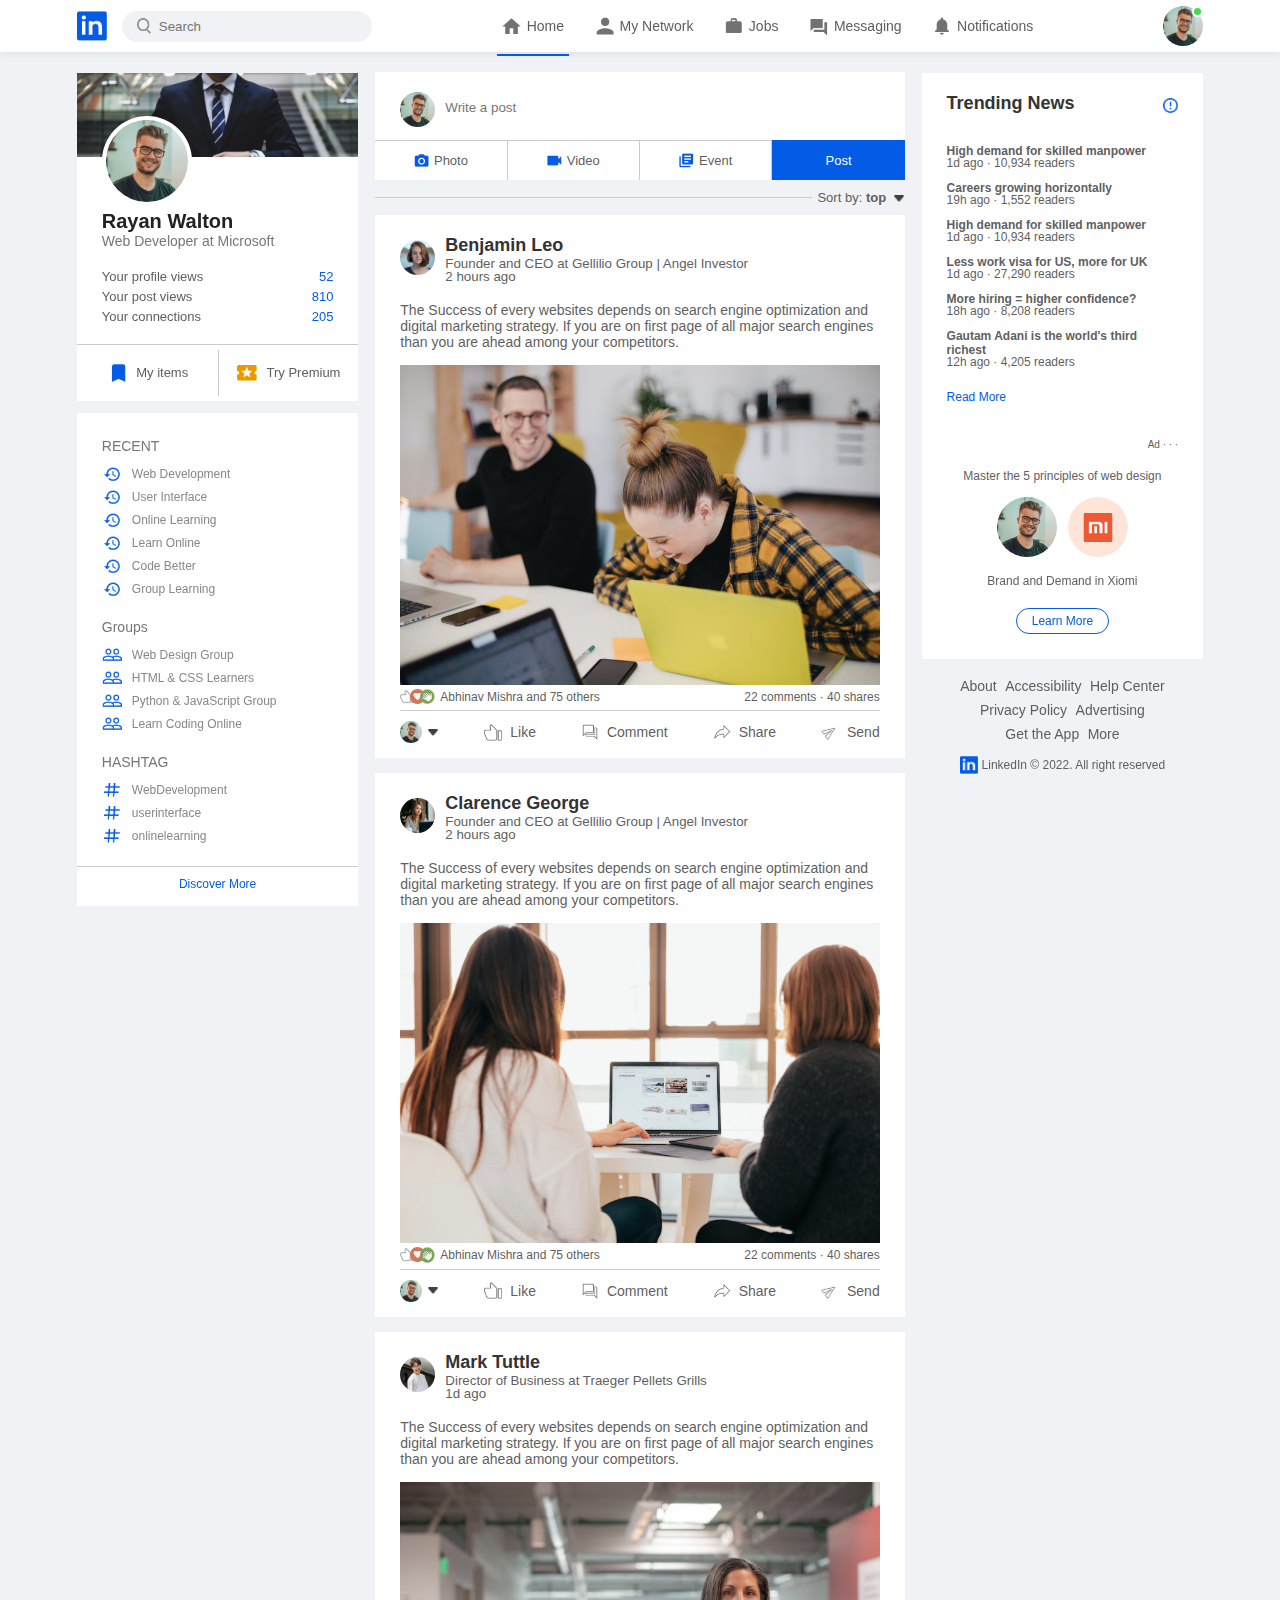
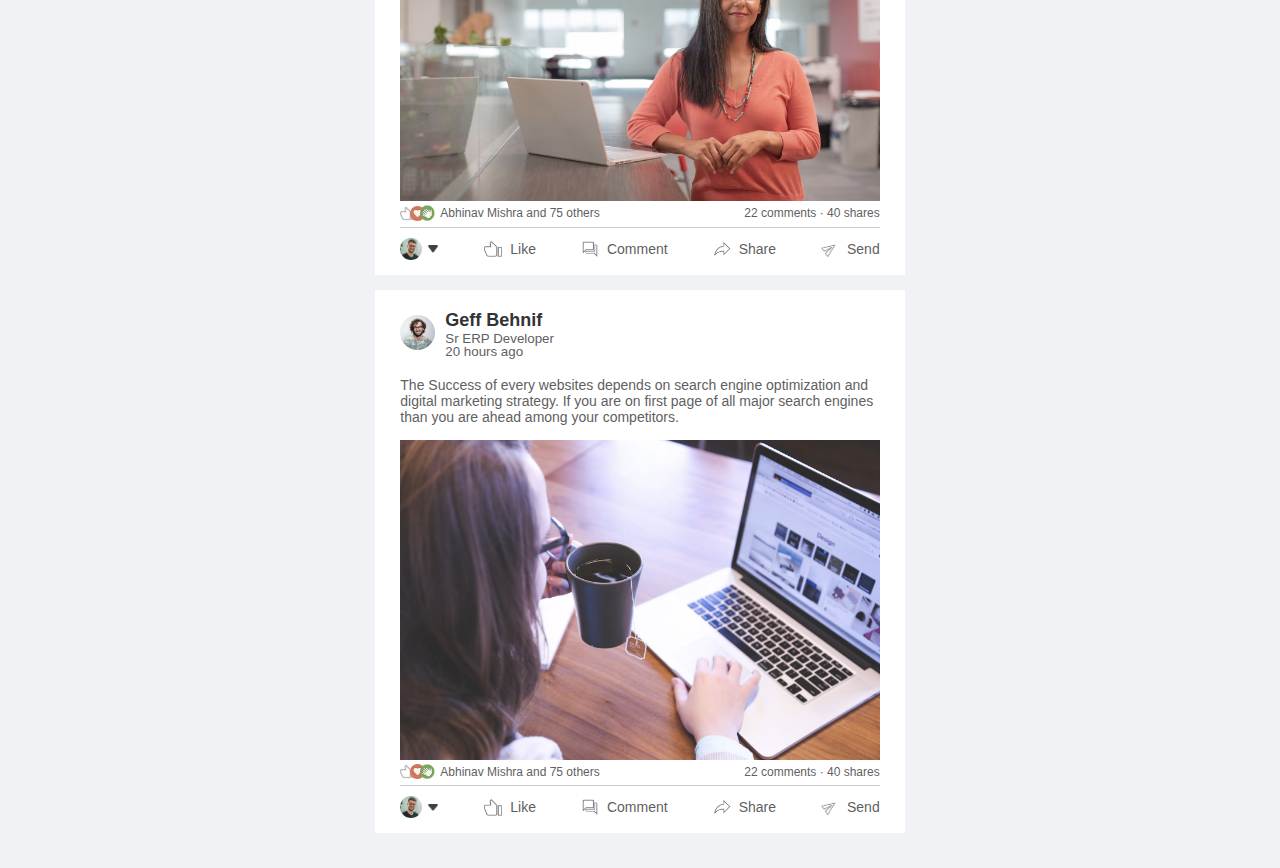
<file: LinkedIn/index.html>
<!DOCTYPE html>
<html lang="en">
<head>
  <meta charset="UTF-8">
  <meta name="viewport" content="width=device-width, initial-scale=1.0">
  <title>LinkedIn</title>
  <link rel="stylesheet" href="style.css" class="css">
</head>
<body>
  <nav class="navbar">

    <div class="navbar-left">
      <a href="index.html" class="logo"><img src="assets/images/logo.png"></a>
      <div class="search-box">
        <img src="assets/images/search.png">
        <input type="text" placeholder="Search">
      </div>


    </div>
    <div class="navbar-center">
      <ul>
        <li><a href="index.html" class="active-link"><img src="assets/images/home.png"><span>Home</span></a></li>
        <li><a href="#"><img src="assets/images/network.png"><span>My Network</span></a></li>
        <li><a href="#"><img src="assets/images/jobs.png"><span>Jobs</span></a></li>
        <li><a href="#"><img src="assets/images/message.png"><span>Messaging</span></a></li>
        <li><a href="#"><img src="assets/images/notification.png"><span>Notifications</span></a></li>
      </ul>
    </div>
    <div class="navbar-right">
      <div class="online">
        <img src="assets/images/user-1.png" class="nav-profile-img" onclick="toggleMenu()">
      </div>
    </div>

    <!-- --------------------- profile drop down menu ------------  -->
    <div class="profile-menu-wrap" id="profileMenu">
      <div class="profile-menu">
        <div class="user-info">
          <img src="assets/images/user-1.png">
          <div>
            <h3>Rayan Walton</h3>
            <a href="profile.html">See your profile</a>
          </div>
        </div>
        <hr>
        <a href="#" class="profile-menu-link">
          <img src="assets/images/feedback.png">
          <p>Give Feedback</p>
          <span>></span>
        </a>

      <a href="#" class="profile-menu-link">
        <img src="assets/images/setting.png">
        <p>Setting & Privacy</p>
        <span>></span>
      </a>

    <a href="#" class="profile-menu-link">
      <img src="assets/images/help.png">
      <p>Help & Support</p>
      <span>></span>
    </a>

    <a href="#" class="profile-menu-link">
      <img src="assets/images/display.png">
      <p>Display & Accessibility</p>
      <span>></span>
    </a>
    <a href="#" class="profile-menu-link">
      <img src="assets/images/logout.png">
      <p>Logout</p>
      <span>></span>
    </a>


      </div>
    </div>

  </nav>
  <!-- ----------------- Navbar close here----------------- -->

  <div class="container">

    <!-- ---------------------left sidebar------------------------- -->
    <div class="left-sidebar">
      <div class="sidebar-profile-box">
        <img src="assets/images/cover-pic.png" width="100%">
        <div class="sidebar-profile-info">
          <img src="assets/images/user-1.png">
          <h1>Rayan Walton</h1>
          <h3>Web Developer at Microsoft</h3>
          <ul>
            <li>Your profile views<span>52</span></li>
            <li>Your post views<span>810</span></li>
            <li>Your connections<span>205</span></li>
          </ul>
        </div>
        <div class="sidebar-profile-link">
          <a href="#"><img src="assets/images/items.png">My items</a>
          <a href="#"><img src="assets/images/premium.png">Try Premium</a>
        </div>
      </div>

      <div class="sidebar-activity" id="sidebarActivity">
        <h3>RECENT</h3>
        <a href="#"><img src="assets/images/recent.png">Web Development</a>
        <a href="#"><img src="assets/images/recent.png">User Interface</a>
        <a href="#"><img src="assets/images/recent.png">Online Learning</a>
        <a href="#"><img src="assets/images/recent.png">Learn Online</a>
        <a href="#"><img src="assets/images/recent.png">Code Better</a>
        <a href="#"><img src="assets/images/recent.png">Group Learning</a>
        <h3>Groups</h3>
        <a href="#"><img src="assets/images/group.png">Web Design Group</a>
        <a href="#"><img src="assets/images/group.png">HTML & CSS Learners</a>
        <a href="#"><img src="assets/images/group.png">Python & JavaScript Group</a>
        <a href="#"><img src="assets/images/group.png">Learn Coding Online</a>
        <h3>HASHTAG</h3>
        <a href="#"><img src="assets/images/hashtag.png">WebDevelopment</a>
        <a href="#"><img src="assets/images/hashtag.png">userinterface</a>
        <a href="#"><img src="assets/images/hashtag.png">onlinelearning</a>
        <div class="discover-more-link">
          <a href="#">Discover More</a>
        </div>
      </div>

      <p id="showMoreLink" onclick="toggleActivity()">Show more <b>+</b></p>

    </div>

    <!-- --------------------------- main content -------------------------- -->
    <div class="main-content">
      <div class="create-post">
        <div class="create-post-input">
          <img src="assets/images/user-1.png">
          <textarea rows="2" placeholder="Write a post"></textarea>
        </div>
        <div class="create-post-links">
          <li><img src="assets/images/photo.png">Photo</li>
          <li><img src="assets/images/video.png">Video</li>
          <li><img src="assets/images/event.png">Event</li>
          <li>Post</li>
        </div>
      </div>


      <div class="sort-by">
        <hr>
        <p>Sort by: <span>top <img src="assets/images/down-arrow.png"></span></p>
      </div>

      <div class="post">
        <div class="post-author">
          <img src="assets/images/user-3.png">
          <div>
            <h1>Benjamin Leo</h1>
            <small>Founder and CEO at Gellilio Group | Angel Investor</small>
            <small>2 hours ago</small>
          </div>
        </div>
        <p>The Success of every websites depends on search engine optimization and digital marketing strategy. If you are on first page of all major search engines than you are ahead among your competitors.</p>
        <img src="assets/images/post-image-1.png" width="100%">

        <div class="post-stats">
          <div>
            <img src="assets/images/thumbsup.png">
            <img src="assets/images/love.png">
            <img src="assets/images/clap.png">
            <span class="liked-user">Abhinav Mishra and 75 others</span>
          </div>
          <div>
            <span>22 comments &middot; 40 shares</span>
          </div>
        </div>
        <div class="post-activity">
          <div>
            <img src="assets/images/user-1.png" class="post-activity-user-icon">
            <img src="assets/images/down-arrow.png" class="post-activity-arrow-icon">
          </div>
          <div class="post-activity-link">
            <img src="assets/images/like.png">
            <span>Like</span>
          </div>

          <div class="post-activity-link">
            <img src="assets/images/comment.png">
            <span>Comment</span>
          </div>


          <div class="post-activity-link">
            <img src="assets/images/share.png">
            <span>Share</span>
          </div>

          <div class="post-activity-link">
            <img src="assets/images/send.png">
            <span>Send</span>
          </div>
        </div>
      </div>

      <div class="post">
        <div class="post-author">
          <img src="assets/images/user-4.png">
          <div>
            <h1>Clarence George</h1>
            <small>Founder and CEO at Gellilio Group | Angel Investor</small>
            <small>2 hours ago</small>
          </div>
        </div>
        <p>The Success of every websites depends on search engine optimization and digital marketing strategy. If you are on first page of all major search engines than you are ahead among your competitors.</p>
        <img src="assets/images/post-image-2.png" width="100%">

        <div class="post-stats">
          <div>
            <img src="assets/images/thumbsup.png">
            <img src="assets/images/love.png">
            <img src="assets/images/clap.png">
            <span class="liked-user">Abhinav Mishra and 75 others</span>
          </div>
          <div>
            <span>22 comments &middot; 40 shares</span>
          </div>
        </div>
        <div class="post-activity">
          <div>
            <img src="assets/images/user-1.png" class="post-activity-user-icon">
            <img src="assets/images/down-arrow.png" class="post-activity-arrow-icon">
          </div>
          <div class="post-activity-link">
            <img src="assets/images/like.png">
            <span>Like</span>
          </div>

          <div class="post-activity-link">
            <img src="assets/images/comment.png">
            <span>Comment</span>
          </div>


          <div class="post-activity-link">
            <img src="assets/images/share.png">
            <span>Share</span>
          </div>

          <div class="post-activity-link">
            <img src="assets/images/send.png">
            <span>Send</span>
          </div>
        </div>
      </div>


      <div class="post">
        <div class="post-author">
          <img src="assets/images/user-5.png">
          <div>
            <h1>Mark Tuttle</h1>
            <small>Director of Business at Traeger Pellets Grills</small>
            <small>1d  ago</small>
          </div>
        </div>
        <p>The Success of every websites depends on search engine optimization and digital marketing strategy. If you are on first page of all major search engines than you are ahead among your competitors.</p>
        <img src="assets/images/post-image-3.png" width="100%">

        <div class="post-stats">
          <div>
            <img src="assets/images/thumbsup.png">
            <img src="assets/images/love.png">
            <img src="assets/images/clap.png">
            <span class="liked-user">Abhinav Mishra and 75 others</span>
          </div>
          <div>
            <span>22 comments &middot; 40 shares</span>
          </div>
        </div>
        <div class="post-activity">
          <div>
            <img src="assets/images/user-1.png" class="post-activity-user-icon">
            <img src="assets/images/down-arrow.png" class="post-activity-arrow-icon">
          </div>
          <div class="post-activity-link">
            <img src="assets/images/like.png">
            <span>Like</span>
          </div>

          <div class="post-activity-link">
            <img src="assets/images/comment.png">
            <span>Comment</span>
          </div>


          <div class="post-activity-link">
            <img src="assets/images/share.png">
            <span>Share</span>
          </div>

          <div class="post-activity-link">
            <img src="assets/images/send.png">
            <span>Send</span>
          </div>
        </div>
      </div>

      <div class="post">
        <div class="post-author">
          <img src="assets/images/user-2.png">
          <div>
            <h1>Geff Behnif</h1>
            <small>Sr ERP Developer</small>
            <small>20 hours ago</small>
          </div>
        </div>
        <p>The Success of every websites depends on search engine optimization and digital marketing strategy. If you are on first page of all major search engines than you are ahead among your competitors.</p>
        <img src="assets/images/post-image-4.png" width="100%">

        <div class="post-stats">
          <div>
            <img src="assets/images/thumbsup.png">
            <img src="assets/images/love.png">
            <img src="assets/images/clap.png">
            <span class="liked-user">Abhinav Mishra and 75 others</span>
          </div>
          <div>
            <span>22 comments &middot; 40 shares</span>
          </div>
        </div>
        <div class="post-activity">
          <div>
            <img src="assets/images/user-1.png" class="post-activity-user-icon">
            <img src="assets/images/down-arrow.png" class="post-activity-arrow-icon">
          </div>
          <div class="post-activity-link">
            <img src="assets/images/like.png">
            <span>Like</span>
          </div>

          <div class="post-activity-link">
            <img src="assets/images/comment.png">
            <span>Comment</span>
          </div>


          <div class="post-activity-link">
            <img src="assets/images/share.png">
            <span>Share</span>
          </div>

          <div class="post-activity-link">
            <img src="assets/images/send.png">
            <span>Send</span>
          </div>
        </div>
      </div>


    </div>

    <!-- ------------------------------------ right sidebar -------------------------  -->
    <div class="right-sidebar">
      <div class="sidebar-news">
        <img src="assets/images/more.png" class="info-icon">
        <h3>Trending News</h3>
        <a href="#">High demand for skilled manpower</a>
        <span>1d ago &middot; 10,934 readers</span>

        <a href="#">Careers growing horizontally</a>
        <span>19h ago &middot; 1,552 readers</span>

        <a href="#">High demand for skilled manpower</a>
        <span>1d ago &middot; 10,934 readers</span>

        <a href="#">Less work visa for US, more for UK</a>
        <span>1d ago &middot; 27,290 readers</span>

        <a href="#">More hiring = higher confidence?</a>
        <span>18h ago &middot; 8,208 readers</span>

        <a href="#">Gautam Adani is the world's third richest</a>
        <span>12h ago &middot; 4,205 readers</span>

        <a href="#" class="read-more-link">Read More</a>
      </div>

      <div class="sidebar-ad">
        <small>Ad &middot; &middot; &middot;</small>
        <p>Master the 5 principles of web design</p>
        <div>
          <img src="assets/images/user-1.png">
          <img src="assets/images/mi-logo.png">
        </div>
        <b>Brand and Demand in Xiomi</b>
        <a href="#" class="ad-link">Learn More</a>
      </div>
      <div class="sidebar-useful-links">
        <a href="#">About</a>
        <a href="#">Accessibility</a>
        <a href="#">Help Center</a>
        <a href="#">Privacy Policy</a>
        <a href="#">Advertising</a>
        <a href="#">Get the App</a>
        <a href="#">More</a>
        <div class="copyright-msg">
          <img src="assets/images/logo.png">
          <p>LinkedIn &#169; 2022. All right reserved</p>
        </div>
      </div>
    </div>
  </div>




  <script>
    let profileMenu = document.getElementById('profileMenu');



    function toggleMenu(){
      profileMenu.classList.toggle("open-menu")
    }
  </script>

  <script>
    let sideActivity = document.getElementById("sidebarActivity");
    let moreLink = document.getElementById("showMoreLink");



    function toggleActivity(){
      sideActivity.classList.toggle("open-activity");

      if(sideActivity.classList.contains("open-activity")){
        moreLink.innerHTML = "Show less <b>-</b>";
      }
      else{
        moreLink.innerHTML = "Show more <b>+</b>";
      }
    }




  </script>
  
</body>
</html>
</file>
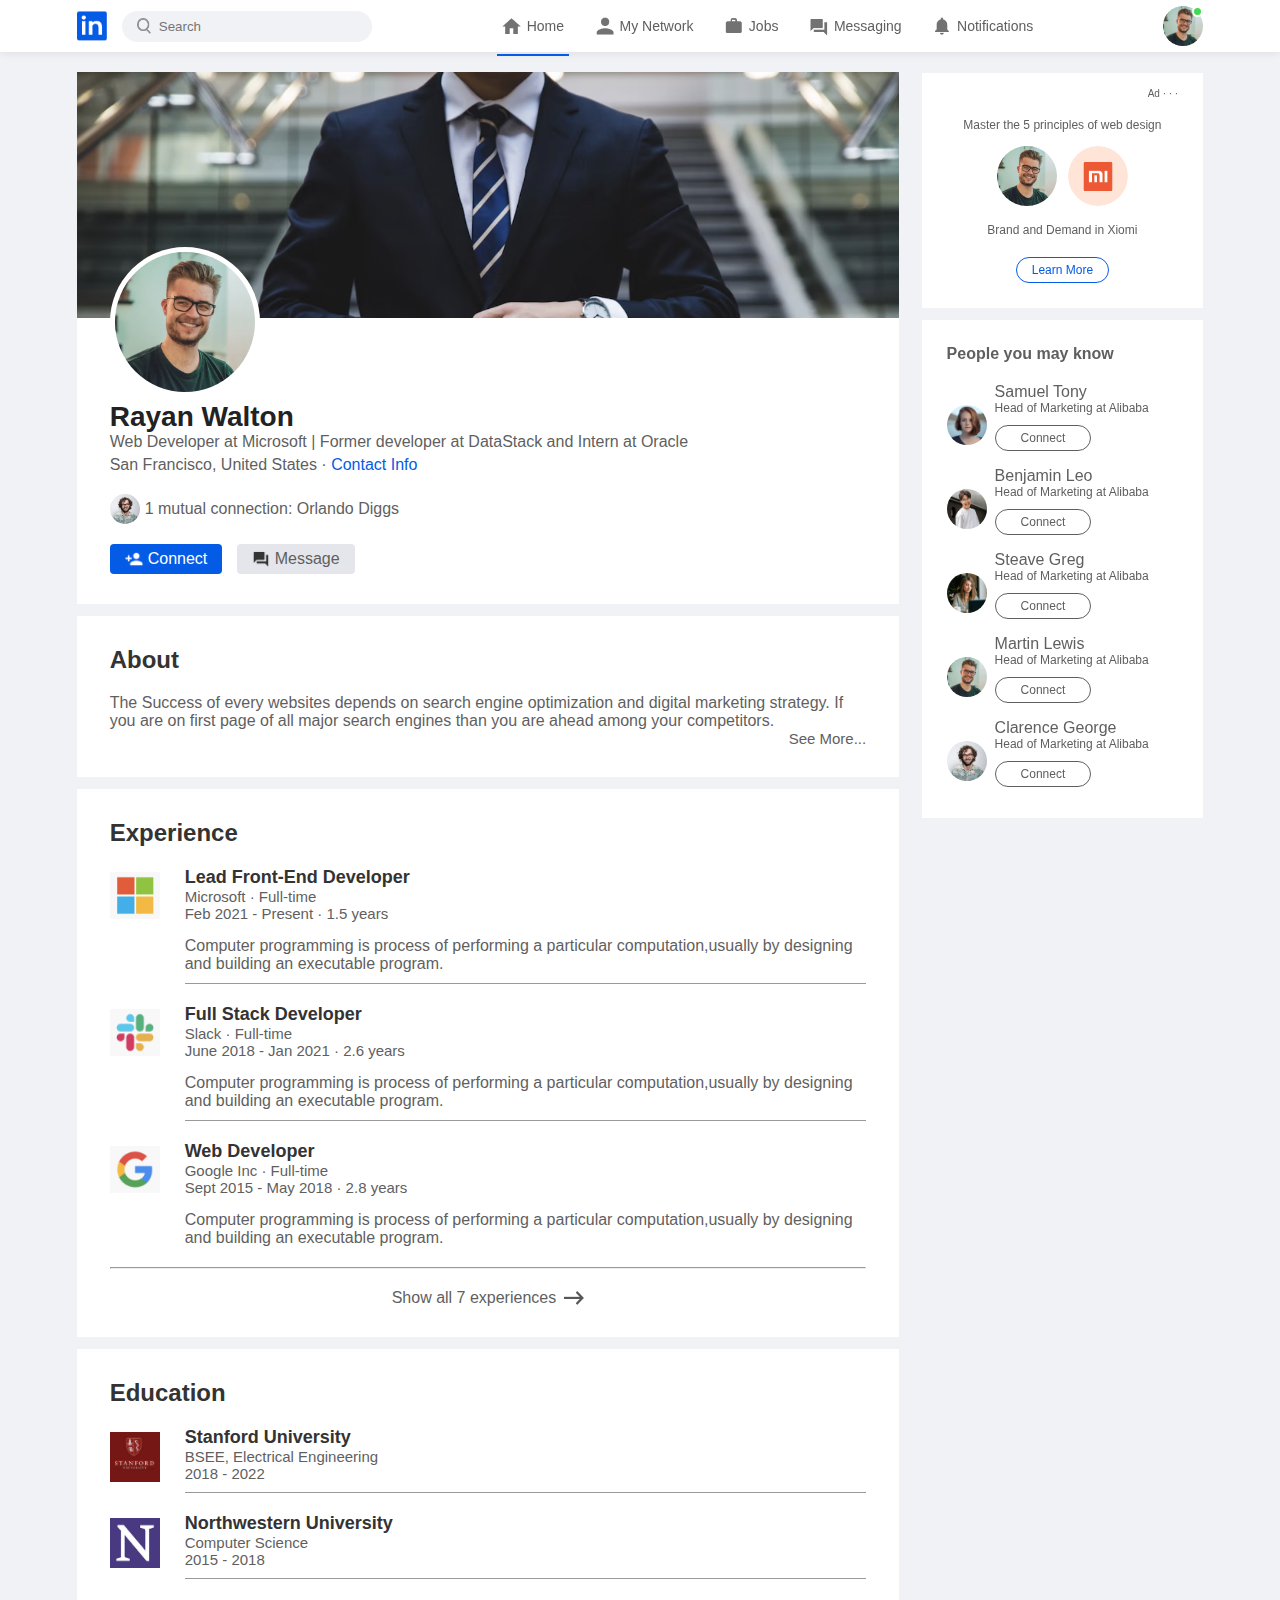
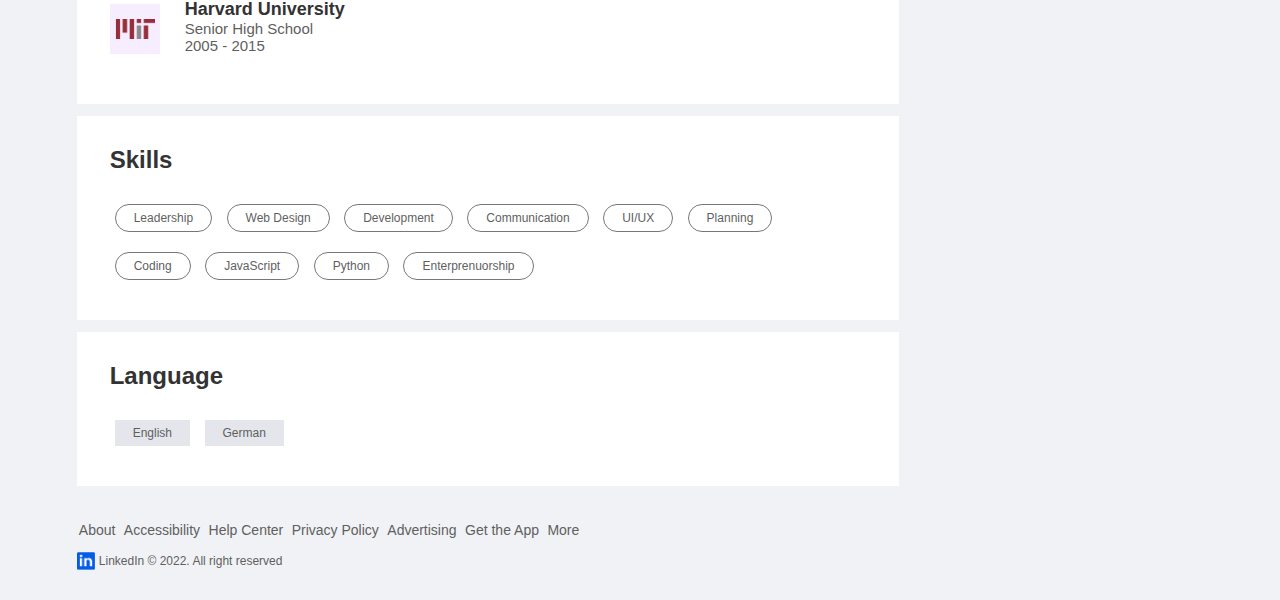
<file: LinkedIn/profile.html>
<!DOCTYPE html>
<html lang="en">
<head>
  <meta charset="UTF-8">
  <meta name="viewport" content="width=device-width, initial-scale=1.0">
  <title>LinkedIn</title>
  <link rel="stylesheet" href="style.css" class="css">
</head>
<body>
  <nav class="navbar">

    <div class="navbar-left">
      <a href="index.html" class="logo"><img src="assets/images/logo.png"></a>
      <div class="search-box">
        <img src="assets/images/search.png">
        <input type="text" placeholder="Search">
      </div>


    </div>
    <div class="navbar-center">
      <ul>
        <li><a href="index.html" class="active-link"><img src="assets/images/home.png"><span>Home</span></a></li>
        <li><a href="#"><img src="assets/images/network.png"><span>My Network</span></a></li>
        <li><a href="#"><img src="assets/images/jobs.png"><span>Jobs</span></a></li>
        <li><a href="#"><img src="assets/images/message.png"><span>Messaging</span></a></li>
        <li><a href="#"><img src="assets/images/notification.png"><span>Notifications</span></a></li>
      </ul>
    </div>
    <div class="navbar-right">
      <div class="online">
        <img src="assets/images/user-1.png" class="nav-profile-img" onclick="toggleMenu()">
      </div>
    </div>

    <!-- --------------------- profile drop down menu ------------  -->
    <div class="profile-menu-wrap" id="profileMenu">
      <div class="profile-menu">
        <div class="user-info">
          <img src="assets/images/user-1.png">
          <div>
            <h3>Rayan Walton</h3>
            <a href="profile.html">See your profile</a>
          </div>
        </div>
        <hr>
        <a href="#" class="profile-menu-link">
          <img src="assets/images/feedback.png">
          <p>Give Feedback</p>
          <span>></span>
        </a>

      <a href="#" class="profile-menu-link">
        <img src="assets/images/setting.png">
        <p>Setting & Privacy</p>
        <span>></span>
      </a>

    <a href="#" class="profile-menu-link">
      <img src="assets/images/help.png">
      <p>Help & Support</p>
      <span>></span>
    </a>

    <a href="#" class="profile-menu-link">
      <img src="assets/images/display.png">
      <p>Display & Accessibility</p>
      <span>></span>
    </a>
    <a href="#" class="profile-menu-link">
      <img src="assets/images/logout.png">
      <p>Logout</p>
      <span>></span>
    </a>


      </div>
    </div>

  </nav>
  <!-- ----------------- Navbar close here----------------- -->

  <div class="container">
    <div class="profile-main">
      <div class="profile-container">
        <img src="assets/images/cover-pic.png" width="100%">
        <div class="profile-container-inner">
          <img src="assets/images/user-1.png" class="profile-pic">
          <h1>Rayan Walton</h1>
          <b>Web Developer at Microsoft | Former developer at DataStack and Intern at Oracle</b>
          <p>San Francisco, United States &middot; <a href="#">Contact Info</a></p>
          <div class="mutual-connection">
            <img src="assets/images/user-2.png">
            <span>1 mutual connection: Orlando Diggs</span>
          </div>
          <div class="profile-btn">
            <a href="#" class="primary-btn"><img src="assets/images/connect.png">Connect</a>
            <a href="#"><img src="assets/images/chat.png">Message</a>
          </div>
        </div>
      </div>

      <div class="profile-description">
        <h2>About</h2>
        <p>The Success of every websites depends on search engine optimization and digital marketing strategy. If you are on first page of all major search engines than you are ahead among your competitors.</p>
        <a href="#" class="see-more-link">See More...</a>
      </div>
      <div class="profile-description">
        <h2>Experience</h2>
        <div class="profile-desc-row">
          <img src="assets/images/microsoft.png">
          <div>
            <h3>Lead Front-End Developer</h3>
            <b>Microsoft &middot; Full-time</b>
            <b>Feb 2021 - Present &middot; 1.5 years</b>
            <p>Computer programming is process of performing a particular computation,usually by designing and building an executable program.</p>
            <hr>
          </div>
        </div>

        <div class="profile-desc-row">
          <img src="assets/images/slack.png">
          <div>
            <h3>Full Stack Developer</h3>
            <b>Slack &middot; Full-time</b>
            <b>June 2018 - Jan 2021 &middot; 2.6 years</b>
            <p>Computer programming is process of performing a particular computation,usually by designing and building an executable program.</p>
            <hr>
          </div>
        </div>


        <div class="profile-desc-row">
          <img src="assets/images/google.png">
          <div>
            <h3>Web Developer</h3>
            <b>Google Inc &middot; Full-time</b>
            <b>Sept 2015 - May 2018 &middot; 2.8 years</b>
            <p>Computer programming is process of performing a particular computation,usually by designing and building an executable program.</p>
          </div>
        </div>

        <hr>
        <a href="#" class="experience-link">Show all 7 experiences <img src="assets/images/right-arrow.png"></a>
      </div>

      <div class="profile-description">
        <h2>Education</h2>

        <div class="profile-desc-row">
          <img src="assets/images/stanford.png">
          <div>
            <h3>Stanford University</h3>
            <b>BSEE, Electrical Engineering</b>
            <b>2018 - 2022</b>
            <hr>
          </div>
        </div>

        <div class="profile-desc-row">
          <img src="assets/images/north.png">
          <div>
            <h3>Northwestern University</h3>
            <b>Computer Science</b>
            <b>2015 - 2018</b>
            <hr>
          </div>
        </div>

        <div class="profile-desc-row">
          <img src="assets/images/mit.png">
          <div>
            <h3>Harvard University</h3>
            <b>Senior High School</b>
            <b>2005 - 2015</b>
          </div>
        </div>
      </div>

      <div class="profile-description">
        <h2>Skills</h2>
        <a href="#" class="skills-btn">Leadership</a>
        <a href="#" class="skills-btn">Web Design</a>
        <a href="#" class="skills-btn">Development</a>
        <a href="#" class="skills-btn">Communication</a>
        <a href="#" class="skills-btn">UI/UX</a>
        <a href="#" class="skills-btn">Planning</a>
        <a href="#" class="skills-btn">Coding</a>
        <a href="#" class="skills-btn">JavaScript</a>
        <a href="#" class="skills-btn">Python</a>
        <a href="#" class="skills-btn">Enterprenuorship</a>
      </div>

      <div class="profile-description">
        <h2>Language</h2>
        <a href="#" class="language-btn">English</a>
        <a href="#" class="language-btn">German</a>

      </div>


    </div>

    <!-- ------------  profile sidebar -------------------  -->
    <div class="profile-sidebar">
      <div class="sidebar-ad">
        <small>Ad &middot; &middot; &middot;</small>
        <p>Master the 5 principles of web design</p>
        <div>
          <img src="assets/images/user-1.png">
          <img src="assets/images/mi-logo.png">
        </div>
        <b>Brand and Demand in Xiomi</b>
        <a href="#" class="ad-link">Learn More</a>
      </div>

      <div class="sidebar-people">
        <h3>People you may know</h3>
        <div class="sidebar-people-row">
          <img src="assets/images/user-3.png">
          <div>
            <h2>Samuel Tony</h2>
            <p>Head of Marketing at Alibaba</p>
            <a href="#">Connect</a>
          </div>
        </div>

        <div class="sidebar-people-row">
          <img src="assets/images/user-5.png">
          <div>
            <h2>Benjamin Leo</h2>
            <p>Head of Marketing at Alibaba</p>
            <a href="#">Connect</a>
          </div>
        </div>

        <div class="sidebar-people-row">
          <img src="assets/images/user-4.png">
          <div>
            <h2>Steave Greg</h2>
            <p>Head of Marketing at Alibaba</p>
            <a href="#">Connect</a>
          </div>
        </div>

        <div class="sidebar-people-row">
          <img src="assets/images/user-1.png">
          <div>
            <h2>Martin Lewis</h2>
            <p>Head of Marketing at Alibaba</p>
            <a href="#">Connect</a>
          </div>
        </div>

        <div class="sidebar-people-row">
          <img src="assets/images/user-2.png">
          <div>
            <h2>Clarence George</h2>
            <p>Head of Marketing at Alibaba</p>
            <a href="#">Connect</a>
          </div>
        </div>



      </div>

      

      

    </div>
  </div>


  <div class="profile-footer">
    <div class="sidebar-useful-links">
      <a href="#">About</a>
      <a href="#">Accessibility</a>
      <a href="#">Help Center</a>
      <a href="#">Privacy Policy</a>
      <a href="#">Advertising</a>
      <a href="#">Get the App</a>
      <a href="#">More</a>
      <div class="copyright-msg">
        <img src="assets/images/logo.png">
        <p>LinkedIn &#169; 2022. All right reserved</p>
      </div>
    </div>
  </div>


  <script>
    let profileMenu = document.getElementById('profileMenu');

    function toggleMenu(){
      profileMenu.classList.toggle("open-menu")
    }
  </script>
  
</body>
</html>
</file>
<file: LinkedIn/style.css>
*{
  margin: 0;
  padding: 0;
  font-family: 'Poppins', sans-serif;
  box-sizing: border-box;
}
body{
  background: #f0f2f5;
  color: #5f5f5f;
}
a{
  text-decoration: none;
  color: #5f5f5f;
}
.navbar {
  display: flex;
  align-items: center;
  justify-content: space-between;
  background: #fff;
  padding: 6px 6%;
  position: sticky;
  top: 0;
  z-index: 100;
  box-shadow: 0 0 10px rgba(0, 0, 0, 0.1);
}
.logo img{
  width: 30px;
  margin-right: 15px;
  display: block;
}
.navbar-center ul li{
  display: inline-block;
  list-style: none;
}
.navbar-center ul li a{
  display: flex;
  align-items: center;
  font-size: 14px;
  margin: 5px 8px;
  padding-right: 5px;
  position: relative;
}
.navbar-center ul li a img{
  width: 30px;
}
.navbar-center ul li a::after{
  content: '';
  width: 0;
  height: 2px;
  background: #045be6;
  position: absolute;
  bottom: -15px;
  transition: width 0.3s;
}
.navbar-center ul li a:hover::after,
.navbar-center ul li a.active-link::after{
  width: 100%;
}
.nav-profile-img {
  width: 40px;
  border-radius: 50%;
  display: block;
  cursor: pointer;
  position: relative;
}
.online{
  position: relative;
}
.online::after{
  content: '';
  width: 7px;
  height: 7px;
  border: 2px solid #fff;
  border-radius: 50%;
  right: 0;
  top: 0;
  background: #41db51;
  position: absolute;
}
.search-box{
  background: #f0f2f5;
  width: 250px;
  border-radius: 20px;
  display: flex;
  align-items: center;
  padding: 0 15px;
}
.navbar-left{
  display: flex;
  align-items: center;
}
.search-box img{
  width: 14px;
}
.search-box input{
  width: 100%;
  background: transparent;
  padding: 8px;
  outline: none;
  border: 0;
}

/* ----------------------Nav bar End here --------------------- */
.container{
  padding: 20px 6%;
  display: flex;
  flex-wrap: wrap;
  justify-content: space-between;
}

/* -------------- left sidebar -------------------  */
.left-sidebar{
  flex-basis: 25%;
  align-self: flex-start;
  position: sticky;
  top: 73px;
}
.sidebar-profile-box{
  background: #fff;
}
.sidebar-profile-info{
  padding: 0 25px;
}
.sidebar-profile-info img{
  width: 90px;
  border-radius: 50%;
  background: #fff;
  padding: 4px;
  margin-top: -45px;
}
.sidebar-profile-info h1{
  font-size: 20px;
  font-weight: 600;
  color: #222;
}
.sidebar-profile-info h3{
  font-size: 14px;
  font-weight: 500;
  color: #777;
}
.sidebar-profile-info ul{
  list-style: none;
  margin: 20px 0;
}
.sidebar-profile-info ul li{
  width: 100%;
  margin: 5px 0;
  font-size: 13px;
}
.sidebar-profile-info ul li span{
  float: right;
  color: #045be6;
}
.sidebar-profile-link{
  display: flex;
  align-items: center;
  border-top: 1px solid #ccc;
}
.sidebar-profile-link a{
  flex-basis: 50%;
  display: flex;
  align-items: center;
  justify-content: center;
  padding: 15px 0;
  font-size: 13px;
  border-left: 1px solid #ccc;
}
.sidebar-profile-link a:first-child{
  border-left: 0;
}
.sidebar-profile-link a img{
  width: 20px;
  margin-right: 10px;
}
.sidebar-activity {
  background: #fff;
  margin: 12px 0;
  padding: 5px 25px;
}
.sidebar-activity h3{
  color: #777;
  font-size: 14px;
  font-weight: 500;
  margin: 20px 0 10px;
}
.sidebar-activity a {
  display: flex;
  align-items: center;
  font-size: 12px;
  font-weight: 500;
  color: #888;
  margin: 3px 0;
}
.sidebar-activity a img{
  width: 20px;
  margin-right: 10px;
}
.discover-more-link{
  border-top: 1px solid #ccc;
  text-align: center;
  margin-top: 20px;
  margin-left: -25px;
  margin-right: -25px;
}
.discover-more-link a{
  color: #045be6;
  display: inline-block;
  margin: 10px 0;
}



/* -------------- right sidebar -------------------  */
.right-sidebar{
  flex-basis: 25%;
  align-self: flex-start;
  position: sticky;
  top: 73px;
}
.sidebar-news{
  background: #fff;
  padding: 10px 25px;
}
.info-icon{
  width: 15px;
  float: right;
  margin-top: 15px;
}
.sidebar-news h3{
  font-size: 18px;
  font-weight: 600;
  color: #333;
  margin: 10px 0 30px;
}
.sidebar-news a{
  display: block;
  font-size: 12px;
  font-weight: 600;
  margin-top: 10px;
  margin-bottom: -5px;
}
.sidebar-news span{
  font-size: 12px;
}
.sidebar-news .read-more-link{
  color: #045be6;
  font-weight: 500;
  margin: 20px 0 10px;
}
.sidebar-ad{
  background: #fff;
  padding: 15px 25px;
  text-align: center;
  margin: 12px 0;
  font-size: 12px;
}
.sidebar-ad img{
  width: 60px;
  border-radius: 50%;
  margin: 4px;
}
.sidebar-ad small{
  float: right;
  font-weight: 500;
}
.sidebar-ad p{
  margin-top: 30px;
  margin-bottom: 10px;
}
.sidebar-ad b{
  display: block;
  font-weight: 500;
  margin-top: 10px;
}
.ad-link{
  display: inline-block;
  border: 1px solid #045be6;
  border-radius: 30px;
  padding: 5px 15px;
  color: #045be6;
  font-weight: 500;
  margin: 20px 0 10px;
}
.sidebar-useful-links{
  padding: 15px 25px;
  text-align: center;
}
.sidebar-useful-links a{
  display: inline-block;
  font-size: 14px;
  margin: 4px 2px;
}
.copyright-msg{
  display: flex;
  align-items: center;
  justify-content: center;
  font-size: 12px;
  margin-top: 10px;
  font-weight: 500;
}
.copyright-msg img{
  width: 18px;
  margin-right: 4px;
}
/* -------------- main content  -------------------  */
.main-content{
  flex-basis: 47%;
}
.create-post{
  background: #fff;
}
.create-post-input{
  padding: 20px 25px 10px;
  display: flex;
  align-items: flex-start;
}
.create-post-input img{
  width: 35px;
  border-radius: 50%;
  margin-right: 10px;
}
.create-post-input textarea{
  width: 100%;
  border: 0;
  outline: 0;
  resize: none;
  background: transparent;
  margin-top: 8px;
}
::placeholder{
  font-weight: 500;
}
.create-post-links{
  display: flex;
  align-items: flex-start;
}
.create-post-links li{
  list-style: none;
  border-top: 1px solid #ccc;
  border-right: 1px solid #ccc;
  flex-basis: 25%;
  height: 40px;
  font-size: 13px;
  display: flex;
  align-items: center;
  justify-content: center;
  cursor: pointer;
}
.create-post-links li img{
  width: 15px;
  margin-right: 5px;
}
.create-post-links li:last-child{
  background: #045be6;
  color: #fff;
  border: 0;
  border-right: 0;
}
.sort-by{
  display: flex;
  align-items: center;
  margin: 10px 0;
}
.sort-by hr{
  flex: 1;
  border: 0;
  height: 1px;
  background: #ccc;
}
.sort-by p{
  font-size: 13px;
  padding-left: 5px;
}
.sort-by p span{
  font-weight: 600;
  cursor: pointer;
}
.sort-by p span img{
  width: 12px;
  margin-left: 3px;
}
.post{
  background: #fff;
  padding: 20px 25px 5px;
  margin: 5px 0 15px;
}
.post-author{
  display: flex;
  align-items: flex-start;
  margin-bottom: 20px;
}
.post-author img{
  width: 35px;
  border-radius: 50%;
  margin-right: 10px;
  margin-top: 5px;
}
.post-author h1{
  font-size: 18px;
  font-weight: 600;
  color: #333;
}
.post-author small{
  display: block;
  margin-bottom: -2px;
}
.post p{
  font-size: 14px;
  margin-bottom: 15px;
}
.post-stats{
  display: flex;
  align-items: center;
  flex-wrap: wrap;
  justify-content: space-between;
  font-size: 12px;
  border-bottom: 1px solid #ccc;
  padding-bottom: 6px;
}
.post-stats div {
  display: flex;
  align-items: center;
}
.post-stats img{
  width: 15px;
  margin-right: -5px;
}
.liked-user{
  margin-left: 10px;
}
.post-activity{
  display: flex;
  align-items: center;
  justify-content: space-between;
  padding: 10px 0;
  font-size: 14px;
  font-weight: 500;
}
.post-activity div{
  display: flex;
  align-items: center;
}
.post-activity-user-icon{
  width: 22px;
  border-radius: 50%;
}
.post-activity-arrow-icon{
  width: 12px;
  margin-left: 5px;
}
.post-activity-link img{
  width: 18px;
  margin-right: 8px;
}
/* ---------------- proofile dropdown menu ------  */
.profile-menu-wrap{
  position: absolute;
  top: 100%;
  right: 5%;
  width: 320px;
  max-height: 0;
  overflow: hidden;
  transition: max-height 0.5s;
}
.profile-menu-wrap.open-menu{
  max-height: 400px;
}


.profile-menu{
  background: #222;
  color: #fff;
  padding: 20px;
  margin: 10px;
}
.user-info{
  display: flex;
  align-items: center;
}
.user-info img{
  width: 50px;
  border-radius: 50%;
  margin-right: 15px;
}
.user-info h3{
  font-weight: 500;
  margin-bottom: -7px;
  margin-bottom: 2px;
}
.user-info a{
  color: #c9dbf8;
  font-size: 13px;
}
.profile-menu hr{
  border: 0;
  height: 1px;
  width: 100%;
  background: #fff;
  margin: 15px 0 10px;
}
.profile-menu-link{
  display: flex;
  align-items: center;
  color: #fff;
  margin: 12px 0;
  font-size: 14px;
}
.profile-menu-link p{
  width: 100%;
}
.profile-menu-link img{
  width: 35px;
  border-radius: 50%;
  margin-right: 15px;
}

/* -------------- profile page ------------  */

.profile-main{
  flex-basis: 73%;
}
.profile-sidebar{
  flex-basis: 25%;
  align-self: flex-start;
  position: sticky;
  top: 73px;
}
.profile-container{
  background: #fff;
}
.profile-container-inner{
  padding: 0 4% 10px;
}
.profile-pic{
  width: 150px;
  border-radius: 50%;
  margin-top: -75px;
  padding: 5px;
  background: #fff;
}
.profile-container h1{
  font-size: 28px;
  font-weight: 600;
  color: #222;
}
.profile-container b{
  font-weight: 500;
}
.profile-container p{
  margin-top: 5px;
}
.profile-container p a{
  color: #045be6;
  font-weight: 500;
}
.mutual-connection{
  display: flex;
  align-items: center;
  margin: 20px 0;
}
.mutual-connection img{
  width: 30px;
  border-radius: 50%;
  margin-right: 5px;
}
.profile-btn{
  margin: 20px 0;
}
.profile-btn a{
  display: inline-flex;
  align-items: center;
  background: #e4e6eb;
  padding: 6px 15px;
  border-radius: 4px;
  margin-right: 10px;
}
.profile-btn a img{
  width: 18px;
  margin-right: 5px;
}
.profile-btn .primary-btn{
  background: #045be6;
  color: #fff;
}
.profile-description{
  background: #fff;
  padding: 20px 4% 30px;
  margin: 12px 0;
}
.profile-description h2{
  color: #333;
  margin: 10px 0 20px;
  font-weight: 600;
}
.see-more-link{
  display: block;
  text-align: right;
  font-size: 15px;
}
.profile-desc-row{
  display: flex;
  align-items: flex-start;
  margin: 20px 0;
}
.profile-desc-row img{
  width: 50px;
  margin-right: 25px;
  margin-top: 5px;
}
.profile-desc-row div{
  width: 100%;
}
.profile-desc-row h3{
  font-size: 18px;
  font-weight: 600;
  color: #333;
}
.profile-desc-row b{
  display: block;
  font-weight: 500;
  font-size: 15px;
}
.profile-desc-row p{
  margin-top: 15px;
}
.profile-desc-row hr{
  border: 0;
  border-bottom: 1px solid #999;
  margin-top: 10px;
}
.experience-link{
  display: flex;
  align-items: center;
  justify-content: center;
  padding-top: 20px;
  font-weight: 500;
}
.experience-link img{
  width: 20px;
  margin-left: 8px;
}
.skills-btn{
  display: inline-block;
  margin: 10px 5px;
  padding: 6px 18px;
  border: 1px solid #777;
  border-radius: 30px;
  font-size: 12px;
  font-weight: 500;
}
.language-btn{
  display: inline-block;
  margin: 10px 5px;
  padding: 6px 18px;
  background: #e4e6eb;
  font-size: 12px;
  font-weight: 500;
}

/* -------------------- profile right sidebar -------------  */
.sidebar-ad{
  margin: 0;
}
.sidebar-people{
  background: #fff;
  padding: 15px 25px;
  margin: 12px 0;
  font-size: 12px;
}
.sidebar-people h3{
  font-size: 16px;
  font-weight: 600;
  margin: 10px 0 20px;
}
.sidebar-people-row{
  display: flex;
  align-items: center;
  margin: 6px 0;
}
.sidebar-people-row img{
  width: 40px;
  border-radius: 50%;
  margin-right: 8px;
  margin-top: 5px;
}
.sidebar-people-row h2{
  font-weight: 500;
  font-size: 16px;
}
.sidebar-people-row a{
  display: inline-block;
  margin: 10px 0;
  padding: 5px 25px;
  border: 1px solid #5f5f5f;
  border-radius: 30px;
  font-weight: 500;
}
.profile-footer{
  padding: 0 6% 30px;
}
.profile-footer .sidebar-useful-links{
  text-align: left;
  padding: 0;
}
.profile-footer .copyright-msg{
  justify-content: flex-start;
}
#showMoreLink{
  display: none;
}

/* ------------------- media query for small screen ------  */
@media only screen and (max-width: 600px){
  .search-box{
    background: transparent;
    width: auto;
    padding: 0;
  }
  .search-box input{
    width: 0;
    padding: 0;
  }
  .navbar-center ul li a span{
    display: none;
  }
  .navbar-center ul li a{
    padding-right: 0;
    margin: 5px;
  }
  .nav-profile-img{
    width: 30px;
  }
  .container{
    padding: 15px 3%;
  }
  .left-sidebar, .right-sidebar{
    flex-basis: 100%;
    position: relative;
    top: unset;
  }
  .main-content{
    flex-basis: 100%;
  }
  .post-stats div{
    margin: 2px 0;
  }
  .post-activity-link span{
    display: none;
  }
  .post-activity-link img{
    margin-right: 0;
  }
  .profile-main, .profile-sidebar{
    flex-basis: 100%;
  }
  .profile-container{
    font-size: 14px;
  }
  .profile-pic{
    width: 100px;
    margin-top: -50px;
  }
  .profile-description{
    font-size: 14px;
  }
  #showMoreLink{
    display: block;
    width: fit-content;
    margin: 10px auto;
    font-size: 14px;
    cursor: pointer;
  }
  .sidebar-activity{
    display: none;
  }
  .sidebar-activity.open-activity{
    display: block;
  }
}
</file>
